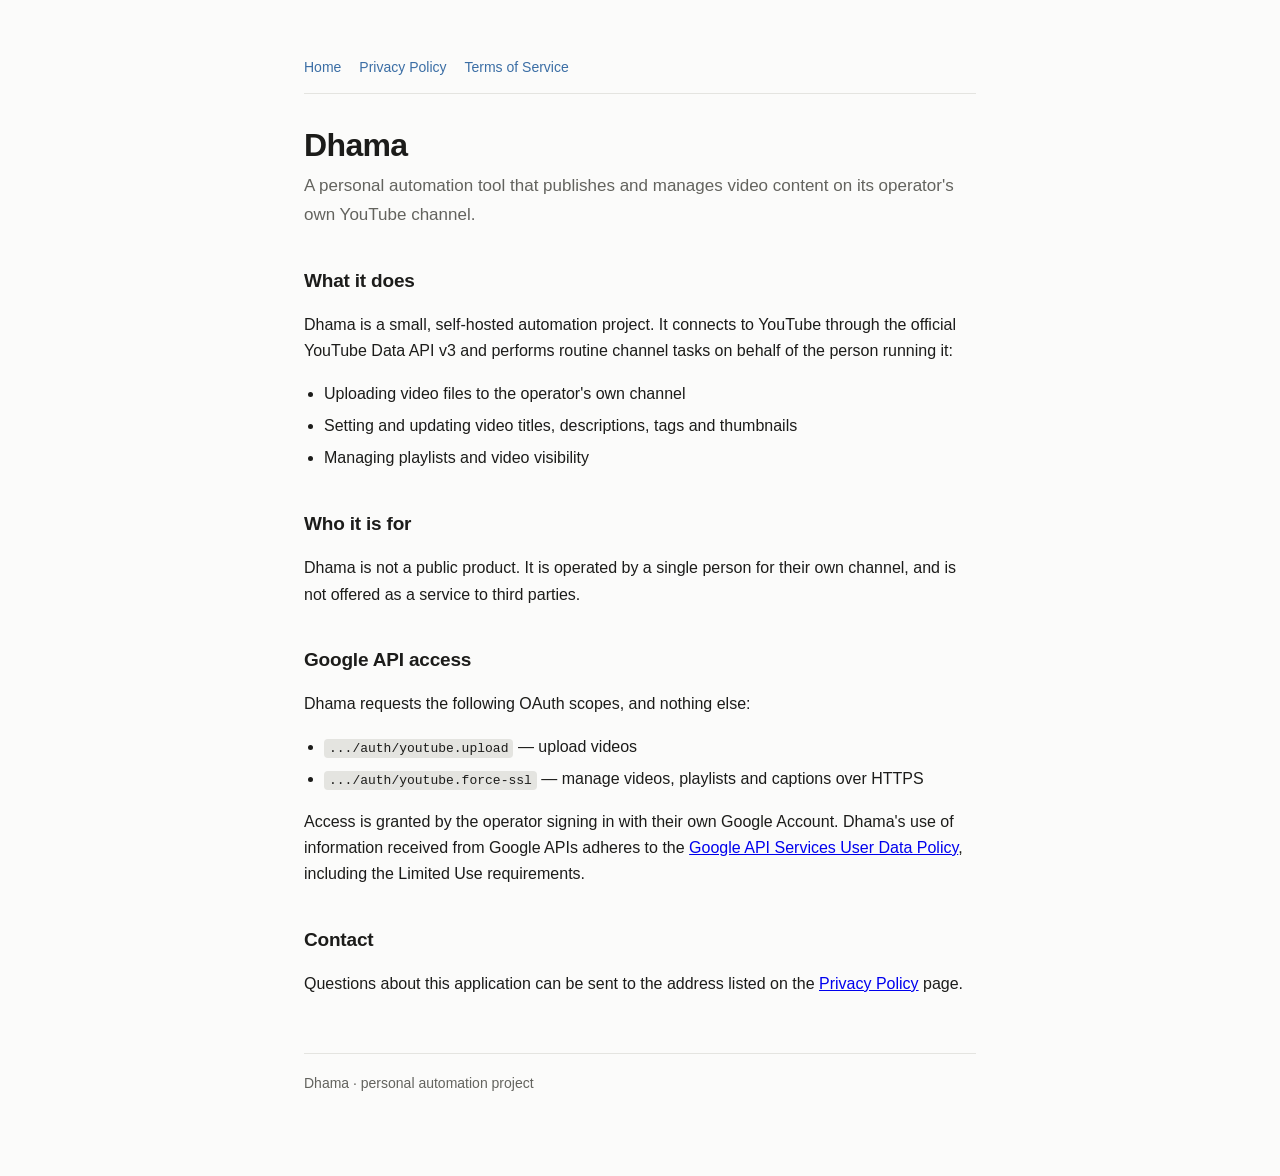
<file: index.html>
<!doctype html>
<html lang="en">
<head>
<meta charset="utf-8">
<meta name="viewport" content="width=device-width,initial-scale=1">
<title>Dhama</title>
<link rel="stylesheet" href="style.css">
</head>
<body>
<div class="wrap">
<nav>
<a href="./">Home</a>
<a href="./privacy.html">Privacy Policy</a>
<a href="./terms.html">Terms of Service</a>
</nav>

<h1>Dhama</h1>
<p class="lede">A personal automation tool that publishes and manages video content on its operator's own YouTube channel.</p>

<h2>What it does</h2>
<p>Dhama is a small, self-hosted automation project. It connects to YouTube through the official YouTube Data API v3 and performs routine channel tasks on behalf of the person running it:</p>
<ul>
<li>Uploading video files to the operator's own channel</li>
<li>Setting and updating video titles, descriptions, tags and thumbnails</li>
<li>Managing playlists and video visibility</li>
</ul>

<h2>Who it is for</h2>
<p>Dhama is not a public product. It is operated by a single person for their own channel, and is not offered as a service to third parties.</p>

<h2>Google API access</h2>
<p>Dhama requests the following OAuth scopes, and nothing else:</p>
<ul>
<li><code>.../auth/youtube.upload</code> — upload videos</li>
<li><code>.../auth/youtube.force-ssl</code> — manage videos, playlists and captions over HTTPS</li>
</ul>
<p>Access is granted by the operator signing in with their own Google Account. Dhama's use of information received from Google APIs adheres to the <a href="https://developers.google.com/terms/api-services-user-data-policy">Google API Services User Data Policy</a>, including the Limited Use requirements.</p>

<h2>Contact</h2>
<p>Questions about this application can be sent to the address listed on the <a href="./privacy.html">Privacy Policy</a> page.</p>

<footer>Dhama · personal automation project</footer>
</div>
</body>
</html>
</file>
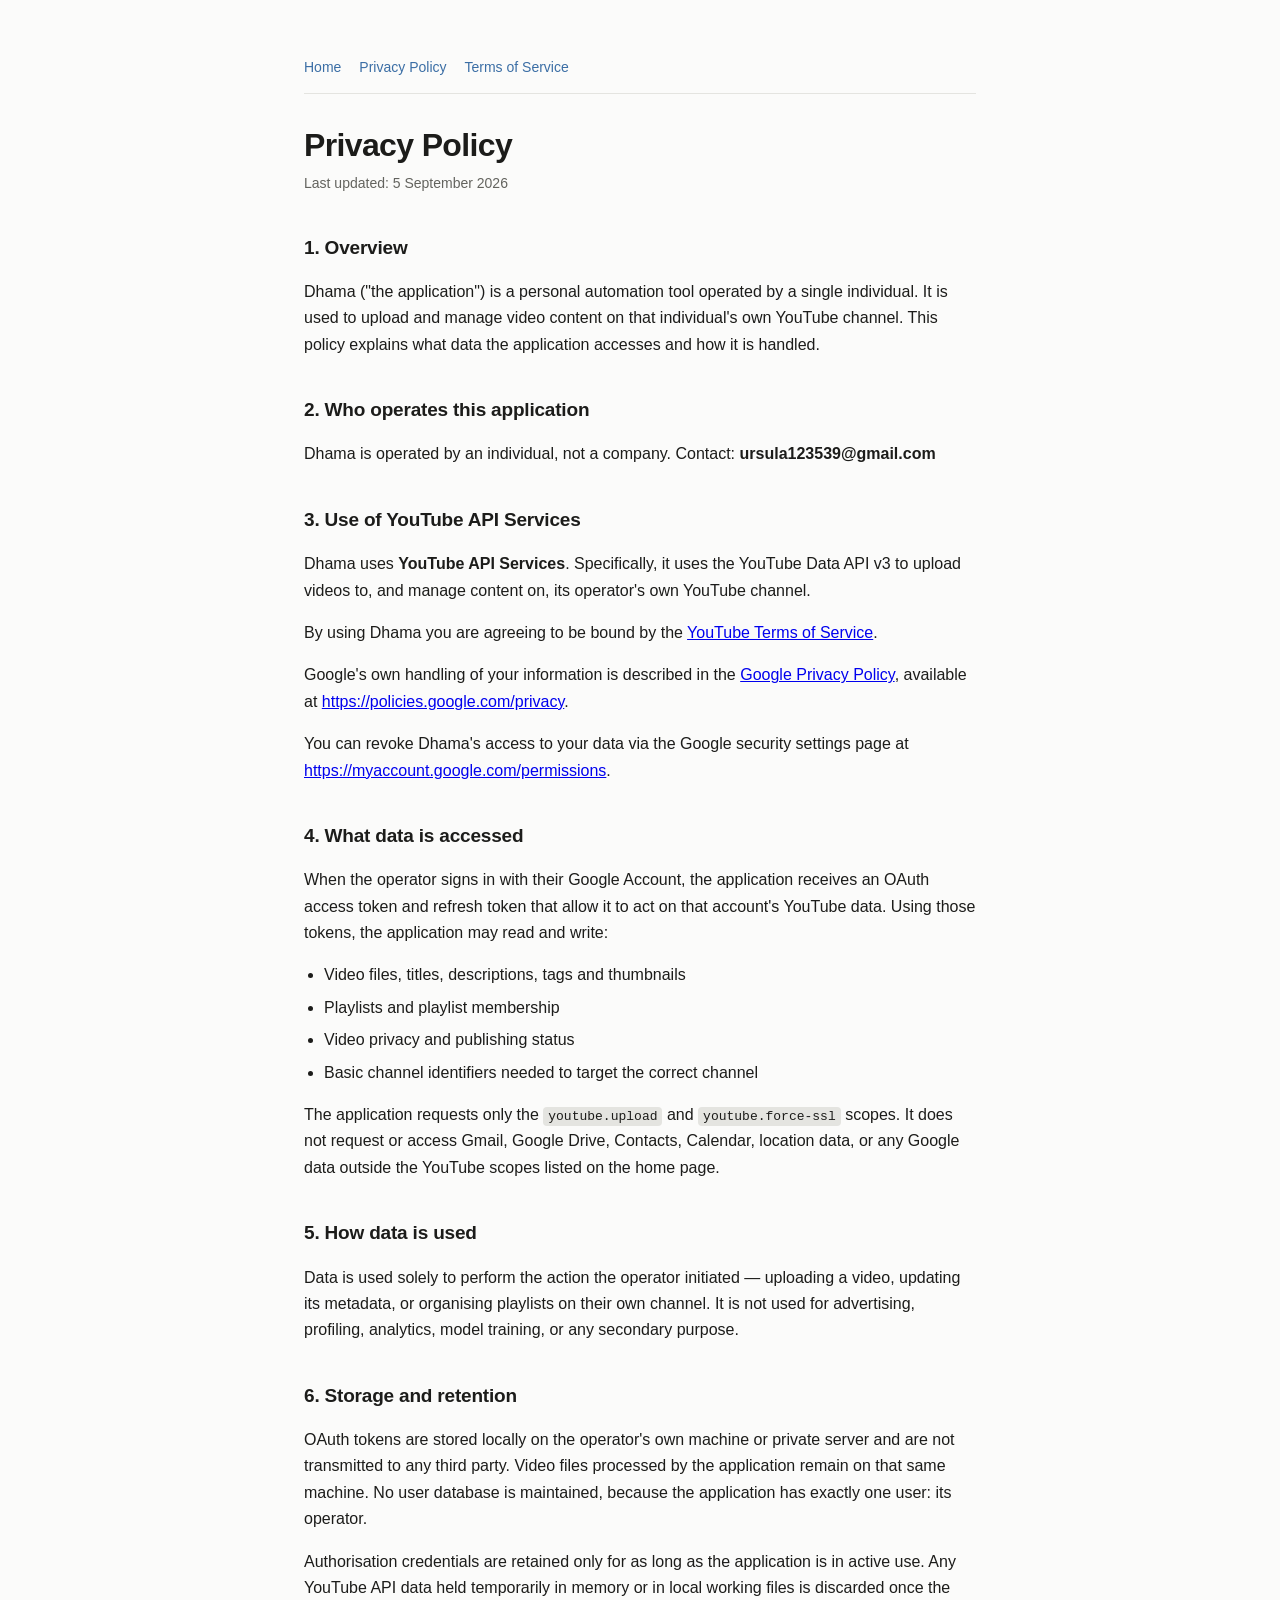
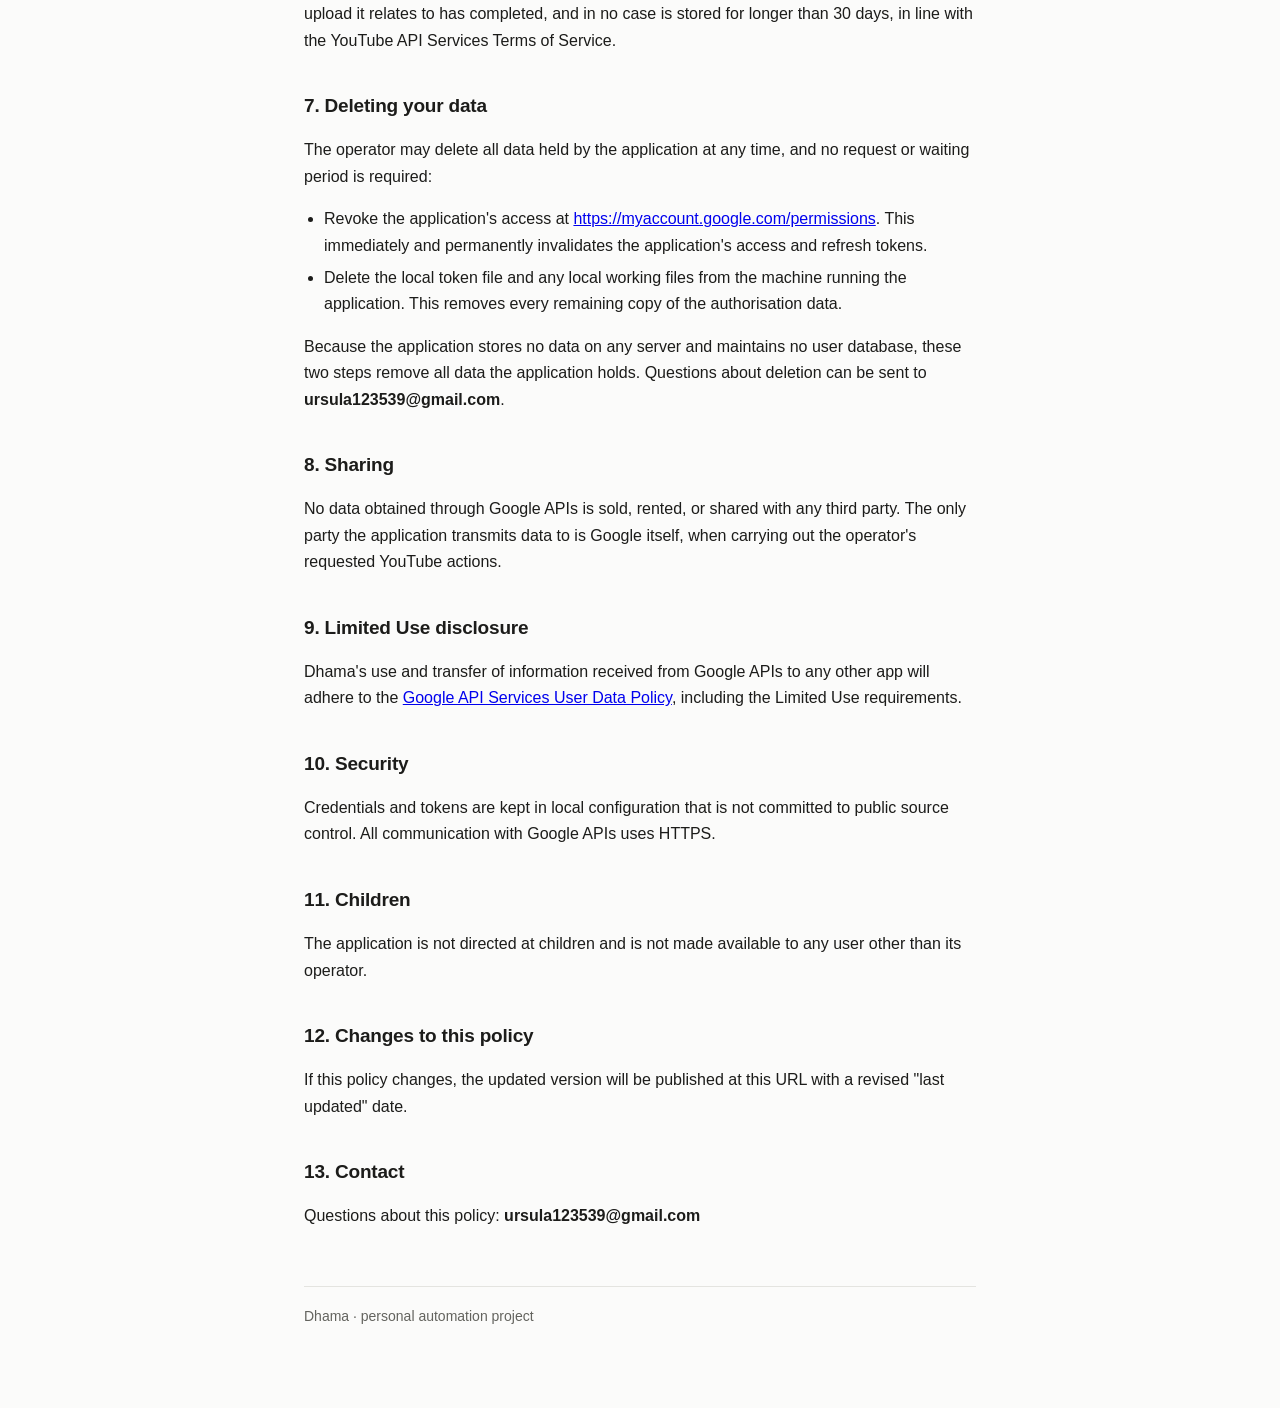
<file: privacy.html>
<!doctype html>
<html lang="en">
<head>
<meta charset="utf-8">
<meta name="viewport" content="width=device-width,initial-scale=1">
<title>Privacy Policy — Dhama</title>
<link rel="stylesheet" href="style.css">
</head>
<body>
<div class="wrap">
<nav>
<a href="./">Home</a>
<a href="./privacy.html">Privacy Policy</a>
<a href="./terms.html">Terms of Service</a>
</nav>

<h1>Privacy Policy</h1>
<p class="meta">Last updated: 5 September 2026</p>

<h2>1. Overview</h2>
<p>Dhama ("the application") is a personal automation tool operated by a single individual. It is used to upload and manage video content on that individual's own YouTube channel. This policy explains what data the application accesses and how it is handled.</p>

<h2>2. Who operates this application</h2>
<p>Dhama is operated by an individual, not a company. Contact: <strong>ursula123539@gmail.com</strong></p>

<h2>3. Use of YouTube API Services</h2>
<p>Dhama uses <strong>YouTube API Services</strong>. Specifically, it uses the YouTube Data API v3 to upload videos to, and manage content on, its operator's own YouTube channel.</p>
<p>By using Dhama you are agreeing to be bound by the <a href="https://www.youtube.com/t/terms">YouTube Terms of Service</a>.</p>
<p>Google's own handling of your information is described in the <a href="https://policies.google.com/privacy">Google Privacy Policy</a>, available at <a href="https://policies.google.com/privacy">https://policies.google.com/privacy</a>.</p>
<p>You can revoke Dhama's access to your data via the Google security settings page at <a href="https://myaccount.google.com/permissions">https://myaccount.google.com/permissions</a>.</p>

<h2>4. What data is accessed</h2>
<p>When the operator signs in with their Google Account, the application receives an OAuth access token and refresh token that allow it to act on that account's YouTube data. Using those tokens, the application may read and write:</p>
<ul>
<li>Video files, titles, descriptions, tags and thumbnails</li>
<li>Playlists and playlist membership</li>
<li>Video privacy and publishing status</li>
<li>Basic channel identifiers needed to target the correct channel</li>
</ul>
<p>The application requests only the <code>youtube.upload</code> and <code>youtube.force-ssl</code> scopes. It does not request or access Gmail, Google Drive, Contacts, Calendar, location data, or any Google data outside the YouTube scopes listed on the home page.</p>

<h2>5. How data is used</h2>
<p>Data is used solely to perform the action the operator initiated — uploading a video, updating its metadata, or organising playlists on their own channel. It is not used for advertising, profiling, analytics, model training, or any secondary purpose.</p>

<h2>6. Storage and retention</h2>
<p>OAuth tokens are stored locally on the operator's own machine or private server and are not transmitted to any third party. Video files processed by the application remain on that same machine. No user database is maintained, because the application has exactly one user: its operator.</p>
<p>Authorisation credentials are retained only for as long as the application is in active use. Any YouTube API data held temporarily in memory or in local working files is discarded once the upload it relates to has completed, and in no case is stored for longer than 30 days, in line with the YouTube API Services Terms of Service.</p>

<h2>7. Deleting your data</h2>
<p>The operator may delete all data held by the application at any time, and no request or waiting period is required:</p>
<ul>
<li>Revoke the application's access at <a href="https://myaccount.google.com/permissions">https://myaccount.google.com/permissions</a>. This immediately and permanently invalidates the application's access and refresh tokens.</li>
<li>Delete the local token file and any local working files from the machine running the application. This removes every remaining copy of the authorisation data.</li>
</ul>
<p>Because the application stores no data on any server and maintains no user database, these two steps remove all data the application holds. Questions about deletion can be sent to <strong>ursula123539@gmail.com</strong>.</p>

<h2>8. Sharing</h2>
<p>No data obtained through Google APIs is sold, rented, or shared with any third party. The only party the application transmits data to is Google itself, when carrying out the operator's requested YouTube actions.</p>

<h2>9. Limited Use disclosure</h2>
<p>Dhama's use and transfer of information received from Google APIs to any other app will adhere to the <a href="https://developers.google.com/terms/api-services-user-data-policy">Google API Services User Data Policy</a>, including the Limited Use requirements.</p>

<h2>10. Security</h2>
<p>Credentials and tokens are kept in local configuration that is not committed to public source control. All communication with Google APIs uses HTTPS.</p>

<h2>11. Children</h2>
<p>The application is not directed at children and is not made available to any user other than its operator.</p>

<h2>12. Changes to this policy</h2>
<p>If this policy changes, the updated version will be published at this URL with a revised "last updated" date.</p>

<h2>13. Contact</h2>
<p>Questions about this policy: <strong>ursula123539@gmail.com</strong></p>

<footer>Dhama · personal automation project</footer>
</div>
</body>
</html>
</file>
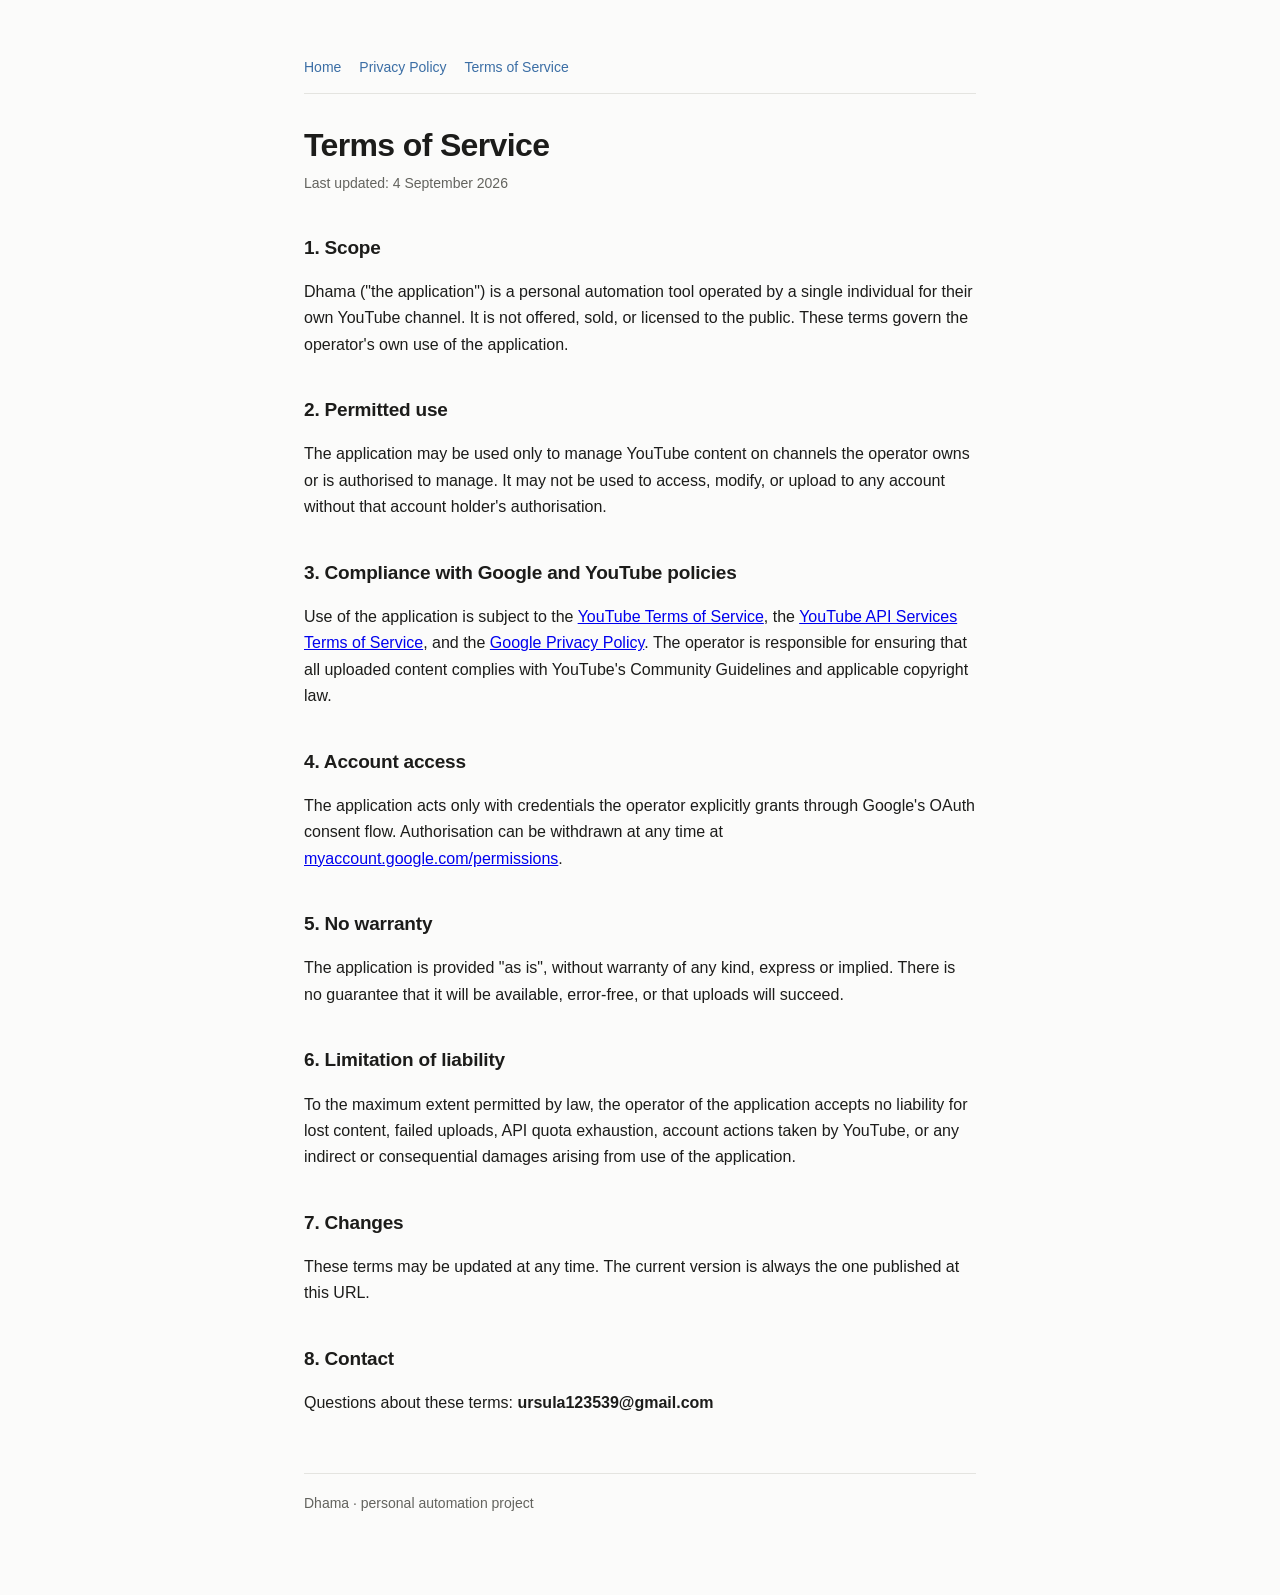
<file: terms.html>
<!doctype html>
<html lang="en">
<head>
<meta charset="utf-8">
<meta name="viewport" content="width=device-width,initial-scale=1">
<title>Terms of Service — Dhama</title>
<link rel="stylesheet" href="style.css">
</head>
<body>
<div class="wrap">
<nav>
  <a href="./">Home</a>
  <a href="./privacy.html">Privacy Policy</a>
  <a href="./terms.html">Terms of Service</a>
</nav>

<h1>Terms of Service</h1>
<p class="meta">Last updated: 4 September 2026</p>

<h2>1. Scope</h2>
<p>Dhama ("the application") is a personal automation tool operated by a single individual for their own YouTube channel. It is not offered, sold, or licensed to the public. These terms govern the operator's own use of the application.</p>

<h2>2. Permitted use</h2>
<p>The application may be used only to manage YouTube content on channels the operator owns or is authorised to manage. It may not be used to access, modify, or upload to any account without that account holder's authorisation.</p>

<h2>3. Compliance with Google and YouTube policies</h2>
<p>Use of the application is subject to the <a href="https://www.youtube.com/t/terms">YouTube Terms of Service</a>, the <a href="https://developers.google.com/youtube/terms/api-services-terms-of-service">YouTube API Services Terms of Service</a>, and the <a href="https://policies.google.com/privacy">Google Privacy Policy</a>. The operator is responsible for ensuring that all uploaded content complies with YouTube's Community Guidelines and applicable copyright law.</p>

<h2>4. Account access</h2>
<p>The application acts only with credentials the operator explicitly grants through Google's OAuth consent flow. Authorisation can be withdrawn at any time at <a href="https://myaccount.google.com/permissions">myaccount.google.com/permissions</a>.</p>

<h2>5. No warranty</h2>
<p>The application is provided "as is", without warranty of any kind, express or implied. There is no guarantee that it will be available, error-free, or that uploads will succeed.</p>

<h2>6. Limitation of liability</h2>
<p>To the maximum extent permitted by law, the operator of the application accepts no liability for lost content, failed uploads, API quota exhaustion, account actions taken by YouTube, or any indirect or consequential damages arising from use of the application.</p>

<h2>7. Changes</h2>
<p>These terms may be updated at any time. The current version is always the one published at this URL.</p>

<h2>8. Contact</h2>
<p>Questions about these terms: <strong>ursula123539@gmail.com</strong></p>

<footer>Dhama · personal automation project</footer>
</div>
</body>
</html>
</file>
<file: style.css>
:root{--bg:#fbfbfa;--fg:#1c1c1a;--muted:#63635e;--line:#e4e4e0;--accent:#3b6ea5}
@media (prefers-color-scheme:dark){:root{--bg:#17171a;--fg:#ececea;--muted:#a0a09a;--line:#2e2e33;--accent:#8ab4dd}}
*{box-sizing:border-box}
body{margin:0;background:var(--bg);color:var(--fg);font:16px/1.65 -apple-system,BlinkMacSystemFont,"Segoe UI",Roboto,Helvetica,Arial,sans-serif}
.wrap{max-width:720px;margin:0 auto;padding:56px 24px 80px}
h1{font-size:32px;line-height:1.2;margin:0 0 8px;letter-spacing:-.02em}
h2{font-size:19px;margin:36px 0 10px;letter-spacing:-.01em}
p,li{color:var(--fg)}
.lede{color:var(--muted);font-size:17px;margin:0 0 32px}
.meta{color:var(--muted);font-size:14px;margin-top:4px}
nav{border-bottom:1px solid var(--line);padding-bottom:14px;margin-bottom:32px;display:flex;gap:18px;flex-wrap:wrap}
nav a{color:var(--accent);text-decoration:none;font-size:14px}
nav a:hover{text-decoration:underline}
ul{padding-left:20px}
li{margin:6px 0}
footer{margin-top:56px;padding-top:18px;border-top:1px solid var(--line);color:var(--muted);font-size:14px}
code{background:var(--line);padding:2px 5px;border-radius:4px;font-size:13px}
</file>
